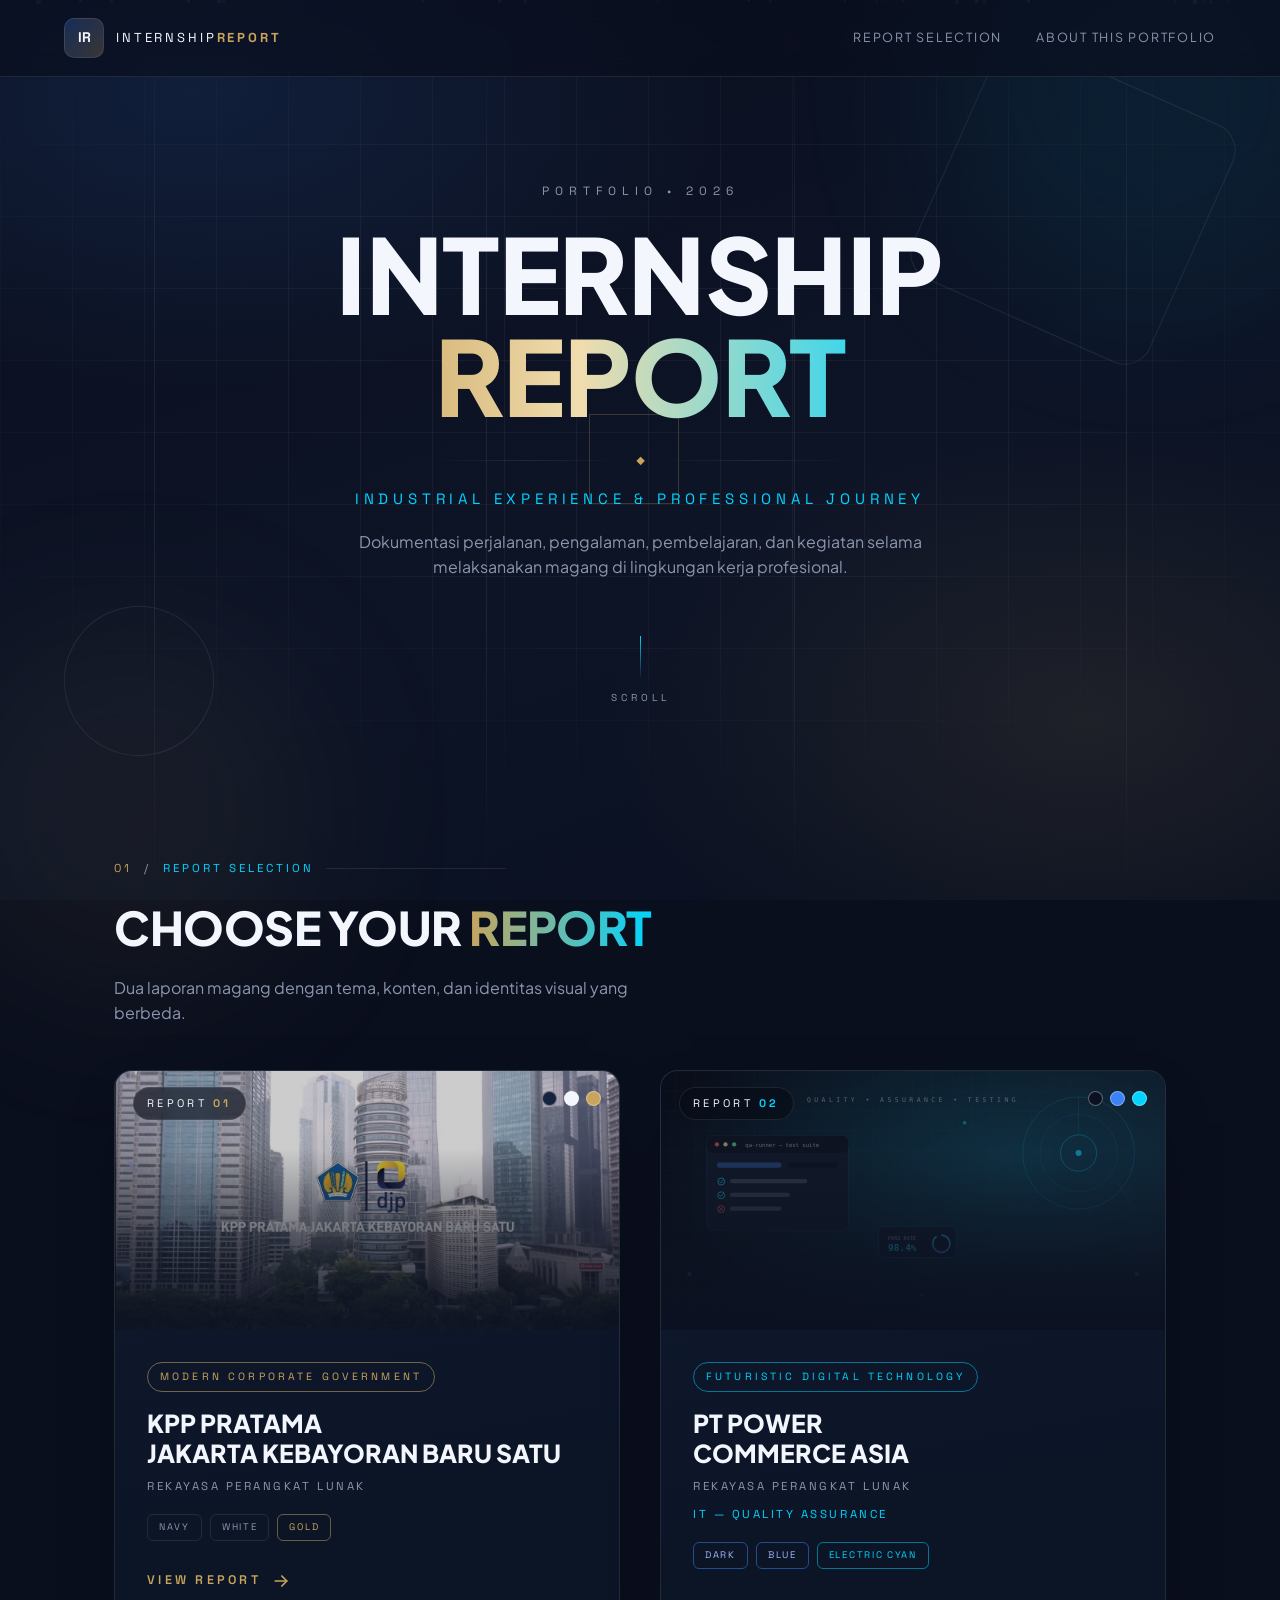
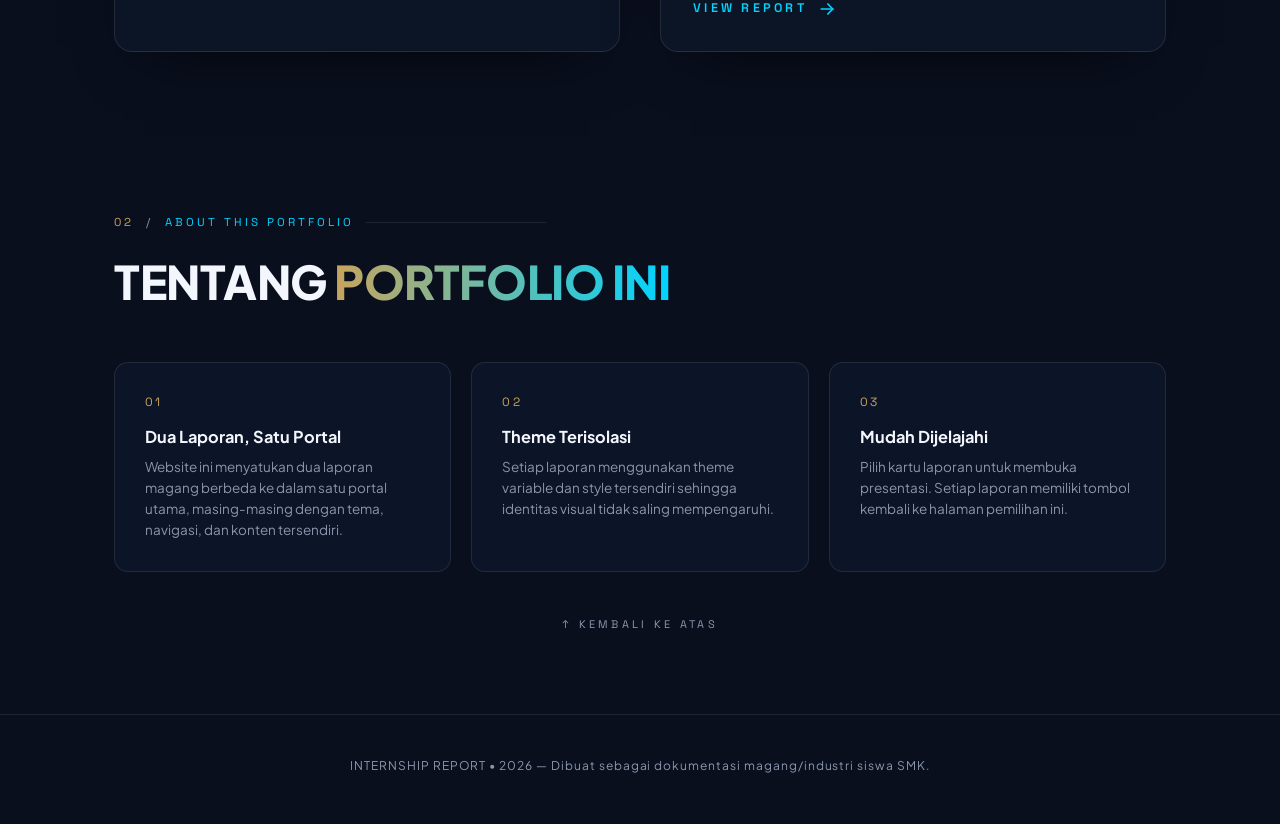
<file: index.html>
<!DOCTYPE html>
<html lang="id">

<head>
  <meta charset="UTF-8">
  <meta name="viewport" content="width=device-width, initial-scale=1.0">
  <title>INTERNSHIP REPORT — Industrial Experience &amp; Professional Journey</title>
  <meta name="description"
    content="Portal dokumentasi laporan magang/industri: KPP Pratama Jakarta Kebayoran Baru Satu & PT Power Commerce Asia.">
  <link rel="preconnect" href="https://fonts.googleapis.com">
  <link rel="preconnect" href="https://fonts.gstatic.com" crossorigin>
  <link
    href="https://fonts.googleapis.com/css2?family=Plus+Jakarta+Sans:wght@300;400;500;600;700;800&family=Space+Grotesk:wght@400;500;600;700&display=swap"
    rel="stylesheet">
  <link rel="stylesheet" href="css/portal.css">
</head>

<body class="portal-body">

  <!-- decorative background -->
  <div class="portal-bg" aria-hidden="true">
    <div class="pb-gradient"></div>
    <div class="pb-grid"></div>
    <div class="pb-lines">
      <span></span><span></span><span></span><span></span>
    </div>
    <div class="pb-shape pb-shape-1"></div>
    <div class="pb-shape pb-shape-2"></div>
    <div class="pb-shape pb-shape-3"></div>
    <div class="pb-glow pb-glow-1"></div>
    <div class="pb-glow pb-glow-2"></div>
    <div class="pb-particles" id="pbParticles"></div>
  </div>

  <!-- ================= TOP BAR ================= -->
  <header class="portal-nav">
    <div class="portal-brand">
      <span class="pb-mark">IR</span>
      <span class="pb-text">INTERNSHIP<b>REPORT</b></span>
    </div>
    <nav class="portal-links">
      <a href="#reports" class="pl-link">Report Selection</a>
      <a href="#about" class="pl-link">About This Portfolio</a>
    </nav>
  </header>

  <!-- ================= HERO ================= -->
  <main class="portal-main">

    <section class="portal-hero" id="top">
      <p class="ph-eyebrow" data-reveal>PORTFOLIO • 2026</p>
      <h1 class="ph-title" data-reveal>
        <span class="ph-line">INTERNSHIP</span>
        <span class="ph-line ph-gradient">REPORT</span>
      </h1>
      <div class="ph-divider" data-reveal><span></span><i>◆</i><span></span></div>
      <p class="ph-subtitle" data-reveal>INDUSTRIAL EXPERIENCE &amp; PROFESSIONAL JOURNEY</p>
      <p class="ph-desc" data-reveal>
        Dokumentasi perjalanan, pengalaman, pembelajaran, dan kegiatan selama melaksanakan magang di lingkungan kerja
        profesional.
      </p>
      <p class="ph-scroll" data-reveal aria-hidden="true"><span></span>SCROLL</p>
    </section>

    <!-- ================= REPORT SELECTION ================= -->
    <section class="portal-section" id="reports">
      <div class="ps-head" data-reveal>
        <p class="ps-sec-label"><span class="ps-num">01</span><span class="ps-slash">/</span><span
            class="ps-name">REPORT
            SELECTION</span><span class="ps-rule"></span></p>
        <h2 class="ps-title">CHOOSE YOUR <span class="ps-accent">REPORT</span></h2>
        <p class="ps-sub">Dua laporan magang dengan tema, konten, dan identitas visual yang berbeda.</p>
      </div>

      <div class="report-grid">

        <!-- CARD 1 — KPP -->
        <a class="report-card rc-kpp" href="kpp.html" data-reveal aria-label="Buka laporan KPP Pratama">
          <div class="rc-thumb">
            <img src="assets/img/gedung.jpg" alt="Gedung KPP Pratama Jakarta Kebayoran Baru Satu" loading="lazy"
              onerror="this.style.display='none'">
            <div class="rc-thumb-overlay"></div>
            <span class="rc-index">REPORT <b>01</b></span>
            <span class="rc-palette" aria-hidden="true"><i></i><i></i><i></i></span>
          </div>
          <div class="rc-body">
            <span class="rc-theme">MODERN CORPORATE GOVERNMENT</span>
            <h3 class="rc-name">KPP PRATAMA<br>JAKARTA KEBAYORAN BARU SATU</h3>
            <p class="rc-major">REKAYASA PERANGKAT LUNAK</p>
            <div class="rc-meta">
              <span class="rc-chip">NAVY</span>
              <span class="rc-chip">WHITE</span>
              <span class="rc-chip gold">GOLD</span>
            </div>
            <span class="rc-cta">VIEW REPORT
              <svg class="rc-arrow" viewBox="0 0 24 24" fill="none" stroke="currentColor" stroke-width="2"
                stroke-linecap="round" stroke-linejoin="round" aria-hidden="true">
                <path d="M5 12h14" />
                <path d="M13 6l6 6-6 6" />
              </svg>
            </span>
          </div>
        </a>

        <!-- CARD 2 — POWER COMMERCE ASIA -->
        <a class="report-card rc-pca" href="power-commerce.html" data-reveal
          aria-label="Buka laporan PT Power Commerce Asia">
          <div class="rc-thumb">
            <img src="assets/img/power-commerce-preview.svg" alt="Visual teknologi & software testing" loading="lazy"
              onerror="this.style.display='none'">
            <div class="rc-thumb-overlay pca"></div>
            <span class="rc-index">REPORT <b>02</b></span>
            <span class="rc-palette cyan" aria-hidden="true"><i></i><i></i><i></i></span>
          </div>
          <div class="rc-body">
            <span class="rc-theme pca">FUTURISTIC DIGITAL TECHNOLOGY</span>
            <h3 class="rc-name">PT POWER<br>COMMERCE ASIA</h3>
            <p class="rc-major">REKAYASA PERANGKAT LUNAK</p>
            <p class="rc-division">IT — QUALITY ASSURANCE</p>
            <div class="rc-meta">
              <span class="rc-chip pca">DARK</span>
              <span class="rc-chip pca">BLUE</span>
              <span class="rc-chip pca-c">ELECTRIC CYAN</span>
            </div>
            <span class="rc-cta pca">VIEW REPORT
              <svg class="rc-arrow" viewBox="0 0 24 24" fill="none" stroke="currentColor" stroke-width="2"
                stroke-linecap="round" stroke-linejoin="round" aria-hidden="true">
                <path d="M5 12h14" />
                <path d="M13 6l6 6-6 6" />
              </svg>
            </span>
          </div>
        </a>

      </div>
    </section>

    <!-- ================= ABOUT ================= -->
    <section class="portal-section portal-about" id="about">
      <div class="ps-head" data-reveal>
        <p class="ps-sec-label"><span class="ps-num">02</span><span class="ps-slash">/</span><span class="ps-name">ABOUT
            THIS PORTFOLIO</span><span class="ps-rule"></span></p>
        <h2 class="ps-title">TENTANG <span class="ps-accent">PORTFOLIO INI</span></h2>
      </div>
      <div class="about-grid">
        <div class="about-card" data-reveal>
          <span class="about-num">01</span>
          <h3>Dua Laporan, Satu Portal</h3>
          <p>Website ini menyatukan dua laporan magang berbeda ke dalam satu portal utama, masing-masing dengan tema,
            navigasi, dan konten tersendiri.</p>
        </div>
        <div class="about-card" data-reveal>
          <span class="about-num">02</span>
          <h3>Theme Terisolasi</h3>
          <p>Setiap laporan menggunakan theme variable dan style tersendiri sehingga identitas visual tidak saling
            mempengaruhi.</p>
        </div>
        <div class="about-card" data-reveal>
          <span class="about-num">03</span>
          <h3>Mudah Dijelajahi</h3>
          <p>Pilih kartu laporan untuk membuka presentasi. Setiap laporan memiliki tombol kembali ke halaman pemilihan
            ini.</p>
        </div>
      </div>
      <a class="back-top" href="#top">↑ KEMBALI KE ATAS</a>
    </section>

  </main>

  <footer class="portal-footer">
    <p>INTERNSHIP REPORT • 2026 — Dibuat sebagai dokumentasi magang/industri siswa SMK.</p>
  </footer>

  <script src="js/portal.js"></script>
</body>

</html>
</file>
<file: css/portal.css>
/* ============================================================
   PORTAL — INTERNSHIP REPORT (main landing page)
   Scope: .portal-body — tidak mempengaruhi css/style.css (KPP)
   ============================================================ */

.portal-body {
  --p-bg: #0a0f1e;
  --p-bg2: #0d1426;
  --p-card: #101a30;
  --p-line: rgba(255, 255, 255, 0.09);
  --p-gold: #c8a45d;
  --p-cyan: #00d4ff;
  --p-blue: #3b82f6;
  --p-white: #f3f6fc;
  --p-muted: #8b96ad;
  --p-font-head: 'Plus Jakarta Sans', sans-serif;
  --p-font-mono: 'Space Grotesk', monospace;
  margin: 0;
  background: var(--p-bg);
  color: var(--p-white);
  font-family: var(--p-font-head);
  overflow-x: hidden;
  line-height: 1.55;
}

.portal-body *,
.portal-body *::before,
.portal-body *::after { box-sizing: border-box; }

/* ---------------- BACKGROUND ---------------- */
.portal-bg { position: fixed; inset: 0; z-index: 0; pointer-events: none; }
.pb-gradient {
  position: absolute; inset: 0;
  background:
    radial-gradient(900px 500px at 15% 10%, rgba(59, 130, 246, 0.13), transparent 60%),
    radial-gradient(800px 500px at 85% 80%, rgba(200, 164, 93, 0.10), transparent 60%),
    linear-gradient(160deg, var(--p-bg) 0%, var(--p-bg2) 55%, #0a1020 100%);
}
.pb-grid {
  position: absolute; inset: 0; opacity: .5;
  background-image:
    linear-gradient(var(--p-line) 1px, transparent 1px),
    linear-gradient(90deg, var(--p-line) 1px, transparent 1px);
  background-size: 72px 72px;
  mask-image: radial-gradient(ellipse 90% 70% at 50% 40%, #000 30%, transparent 75%);
  -webkit-mask-image: radial-gradient(ellipse 90% 70% at 50% 40%, #000 30%, transparent 75%);
}
.pb-lines span {
  position: absolute; top: 0; bottom: 0; width: 1px;
  background: linear-gradient(180deg, transparent, rgba(255, 255, 255, 0.07) 30%, rgba(255, 255, 255, 0.07) 70%, transparent);
}
.pb-lines span:nth-child(1) { left: 12%; }
.pb-lines span:nth-child(2) { left: 38%; }
.pb-lines span:nth-child(3) { left: 62%; }
.pb-lines span:nth-child(4) { left: 88%; }
.pb-shape {
  position: absolute; border: 1px solid rgba(255, 255, 255, 0.08);
  animation: pb-drift 14s ease-in-out infinite alternate;
}
.pb-shape-1 { width: 260px; height: 260px; top: 8%; right: 6%; transform: rotate(24deg); border-radius: 28px; }
.pb-shape-2 { width: 150px; height: 150px; bottom: 16%; left: 5%; transform: rotate(-14deg); border-radius: 50%; animation-duration: 18s; }
.pb-shape-3 { width: 90px; height: 90px; top: 46%; left: 46%; border-color: rgba(200, 164, 93, 0.25); animation-duration: 11s; }
@keyframes pb-drift {
  from { translate: 0 0; rotate: 0deg; }
  to { translate: 0 -26px; rotate: 8deg; }
}
.pb-glow { position: absolute; border-radius: 50%; filter: blur(90px); opacity: .5; }
.pb-glow-1 { width: 420px; height: 420px; top: -120px; right: -80px; background: rgba(0, 212, 255, 0.14); }
.pb-glow-2 { width: 380px; height: 380px; bottom: -100px; left: -60px; background: rgba(200, 164, 93, 0.13); }
.pb-particles { position: absolute; inset: 0; }
.pb-particle {
  position: absolute; border-radius: 50%;
  background: rgba(255, 255, 255, 0.55);
  animation: pb-float linear infinite;
}
@keyframes pb-float {
  from { transform: translateY(10vh) translateX(0); opacity: 0; }
  10% { opacity: .7; }
  90% { opacity: .5; }
  to { transform: translateY(-110vh) translateX(30px); opacity: 0; }
}

/* ---------------- NAV ---------------- */
.portal-nav {
  position: sticky; top: 0; z-index: 10;
  display: flex; align-items: center; justify-content: space-between;
  padding: 18px clamp(20px, 5vw, 64px);
  backdrop-filter: blur(12px);
  background: rgba(10, 15, 30, 0.65);
  border-bottom: 1px solid var(--p-line);
}
.portal-brand { display: flex; align-items: center; gap: 12px; }
.pb-mark {
  display: grid; place-items: center; width: 40px; height: 40px;
  border-radius: 10px; font-family: var(--p-font-mono); font-weight: 700; font-size: 14px;
  background: linear-gradient(135deg, rgba(59, 130, 246, 0.25), rgba(200, 164, 93, 0.25));
  border: 1px solid var(--p-line); color: var(--p-white);
}
.pb-text { font-family: var(--p-font-mono); letter-spacing: .22em; font-size: 13px; }
.pb-text b { color: var(--p-gold); }
.portal-links { display: flex; gap: clamp(16px, 3vw, 34px); }
.pl-link {
  color: var(--p-muted); text-decoration: none; font-size: 12.5px;
  letter-spacing: .14em; text-transform: uppercase; transition: color .25s;
}
.pl-link:hover { color: var(--p-white); }

/* ---------------- HERO ---------------- */
.portal-main { position: relative; z-index: 1; }
.portal-hero {
  min-height: 78vh; display: flex; flex-direction: column;
  justify-content: center; align-items: center; text-align: center;
  padding: clamp(48px, 9vh, 110px) clamp(20px, 5vw, 64px) 40px;
}
.ph-eyebrow {
  font-family: var(--p-font-mono); font-size: 12px; letter-spacing: .5em;
  color: var(--p-muted); margin: 0 0 22px;
}
.ph-title { margin: 0; font-weight: 800; line-height: .98; letter-spacing: -.02em; }
.ph-line { display: block; font-size: clamp(2.8rem, 9vw, 6.5rem); }
.ph-gradient {
  background: linear-gradient(90deg, var(--p-gold), #f0dcae 40%, var(--p-cyan));
  -webkit-background-clip: text; background-clip: text; color: transparent;
}
.ph-divider { display: flex; align-items: center; gap: 14px; margin: 26px 0 18px; width: min(420px, 70%); }
.ph-divider span { flex: 1; height: 1px; background: linear-gradient(90deg, transparent, var(--p-line), transparent); }
.ph-divider i { color: var(--p-gold); font-style: normal; font-size: 11px; }
.ph-subtitle {
  margin: 0; font-family: var(--p-font-mono); letter-spacing: .32em; font-size: clamp(11px, 1.6vw, 15px);
  color: var(--p-cyan);
}
.ph-desc { margin: 20px 0 0; max-width: 620px; color: var(--p-muted); font-size: clamp(14px, 1.8vw, 16px); }
.ph-scroll {
  margin-top: 56px; font-family: var(--p-font-mono); font-size: 10px;
  letter-spacing: .4em; color: var(--p-muted); display: flex; flex-direction: column; align-items: center; gap: 10px;
}
.ph-scroll span { width: 1px; height: 44px; background: linear-gradient(180deg, var(--p-cyan), transparent); animation: pb-pulse 2.2s ease-in-out infinite; }
@keyframes pb-pulse { 0%, 100% { opacity: .3; } 50% { opacity: 1; } }

/* ---------------- SECTIONS ---------------- */
.portal-section {
  max-width: 1180px; margin: 0 auto;
  padding: clamp(56px, 9vh, 110px) clamp(20px, 5vw, 64px);
}
.ps-head { margin-bottom: clamp(36px, 5vh, 60px); }
.ps-sec-label {
  display: flex; align-items: center; gap: 12px;
  font-family: var(--p-font-mono); font-size: 11.5px; letter-spacing: .26em; color: var(--p-muted); margin: 0 0 14px;
}
.ps-num { color: var(--p-gold); }
.ps-name { color: var(--p-cyan); }
.ps-rule { flex: 1; max-width: 180px; height: 1px; background: var(--p-line); }
.ps-title { margin: 0; font-size: clamp(1.7rem, 4.4vw, 2.9rem); font-weight: 800; letter-spacing: -.01em; }
.ps-accent {
  background: linear-gradient(90deg, var(--p-gold), var(--p-cyan));
  -webkit-background-clip: text; background-clip: text; color: transparent;
}
.ps-sub { margin: 12px 0 0; color: var(--p-muted); max-width: 560px; }

/* ---------------- REPORT CARDS ---------------- */
.report-grid {
  display: grid; grid-template-columns: repeat(2, 1fr);
  gap: clamp(22px, 3.4vw, 40px);
}
.report-card {
  position: relative; display: flex; flex-direction: column;
  border-radius: 18px; overflow: hidden; text-decoration: none; color: inherit;
  background: linear-gradient(170deg, var(--p-card), #0c1526 75%);
  border: 1px solid var(--p-line);
  box-shadow: 0 24px 60px -30px rgba(0, 0, 0, 0.8);
  transition: transform .35s cubic-bezier(.22, .8, .3, 1), border-color .35s, box-shadow .35s, background .35s;
  transform-style: preserve-3d;
}
.report-card::before {
  content: ""; position: absolute; inset: 0; opacity: 0; transition: opacity .4s; pointer-events: none;
  background: radial-gradient(500px 260px at 50% 0%, var(--rc-glow), transparent 70%);
}
.report-card:hover {
  transform: translateY(-8px);
  border-color: var(--rc-border);
  box-shadow: 0 34px 70px -26px var(--rc-shadow), 0 0 0 1px var(--rc-border);
  background: linear-gradient(170deg, var(--rc-card-hover), #0c1526 80%);
}
.report-card:hover::before { opacity: 1; }
.rc-kpp { --rc-glow: rgba(200, 164, 93, .16); --rc-border: rgba(200, 164, 93, .55); --rc-shadow: rgba(0, 0, 0, .85); --rc-card-hover: #17233d; --rc-accent: var(--p-gold); }
.rc-pca { --rc-glow: rgba(0, 212, 255, .16); --rc-border: rgba(0, 212, 255, .5); --rc-shadow: rgba(0, 110, 190, .35); --rc-card-hover: #102033; --rc-accent: var(--p-cyan); }

.rc-thumb { position: relative; aspect-ratio: 16 / 8.2; overflow: hidden; }
.rc-thumb img {
  width: 100%; height: 100%; object-fit: cover; display: block;
  transition: transform 1.1s cubic-bezier(.2, .7, .3, 1), filter .5s;
  filter: saturate(.85) brightness(.8);
}
.report-card:hover .rc-thumb img { transform: scale(1.07); filter: saturate(1) brightness(.95); }
.rc-thumb-overlay { position: absolute; inset: 0; background: linear-gradient(180deg, rgba(10, 15, 30, 0) 30%, rgba(12, 18, 34, .92) 96%); }
.rc-thumb-overlay.pca { background: linear-gradient(180deg, rgba(11, 17, 32, 0) 30%, rgba(11, 17, 32, .94) 96%), rgba(11, 17, 32, .28); }
.rc-index {
  position: absolute; top: 16px; left: 18px;
  font-family: var(--p-font-mono); font-size: 11px; letter-spacing: .3em;
  background: rgba(8, 12, 24, .62); border: 1px solid var(--p-line);
  padding: 7px 13px; border-radius: 999px; backdrop-filter: blur(6px);
}
.rc-index b { color: var(--rc-accent); }
.rc-palette { position: absolute; top: 20px; right: 18px; display: flex; gap: 7px; }
.rc-palette i { width: 15px; height: 15px; border-radius: 50%; border: 1px solid rgba(255, 255, 255, .35); }
.rc-kpp .rc-palette i:nth-child(1) { background: #16233f; }
.rc-kpp .rc-palette i:nth-child(2) { background: #f3f6fc; }
.rc-kpp .rc-palette i:nth-child(3) { background: #c8a45d; }
.rc-pca .rc-palette i:nth-child(1) { background: #0b1120; }
.rc-pca .rc-palette i:nth-child(2) { background: #3b82f6; }
.rc-pca .rc-palette i:nth-child(3) { background: #00d4ff; }

.rc-body { padding: clamp(22px, 3vw, 32px); display: flex; flex-direction: column; gap: 10px; }
.rc-theme {
  font-family: var(--p-font-mono); font-size: 10.5px; letter-spacing: .3em;
  color: var(--rc-accent); border: 1px solid var(--rc-border);
  align-self: flex-start; padding: 6px 12px; border-radius: 999px;
}
.rc-name { margin: 6px 0 0; font-size: clamp(1.2rem, 2.4vw, 1.55rem); font-weight: 800; line-height: 1.22; }
.rc-major, .rc-division {
  margin: 0; font-family: var(--p-font-mono); font-size: 11.5px;
  letter-spacing: .22em; color: var(--p-muted);
}
.rc-division { color: var(--p-cyan); }
.rc-meta { display: flex; gap: 8px; margin-top: 8px; flex-wrap: wrap; }
.rc-chip {
  font-family: var(--p-font-mono); font-size: 9.5px; letter-spacing: .18em;
  padding: 5px 11px; border-radius: 6px;
  border: 1px solid var(--p-line); color: var(--p-muted);
}
.rc-chip.gold { border-color: rgba(200, 164, 93, .5); color: var(--p-gold); }
.rc-chip.pca { border-color: rgba(59, 130, 246, .5); color: #9db9f5; }
.rc-chip.pca-c { border-color: rgba(0, 212, 255, .5); color: var(--p-cyan); }
.rc-cta {
  margin-top: auto; padding-top: 20px;
  display: inline-flex; align-items: center; gap: 10px;
  font-family: var(--p-font-mono); font-weight: 600; font-size: 12.5px; letter-spacing: .26em;
  color: var(--rc-accent);
}
.rc-arrow { width: 20px; height: 20px; transition: transform .35s cubic-bezier(.22, .8, .3, 1); }
.report-card:hover .rc-arrow { transform: translateX(8px); }

/* ---------------- ABOUT ---------------- */
.about-grid { display: grid; grid-template-columns: repeat(3, 1fr); gap: 20px; }
.about-card {
  border: 1px solid var(--p-line); border-radius: 14px;
  padding: clamp(20px, 3vw, 30px);
  background: rgba(16, 26, 48, .55);
  transition: transform .3s, border-color .3s;
}
.about-card:hover { transform: translateY(-5px); border-color: rgba(0, 212, 255, .45); }
.about-num {
  font-family: var(--p-font-mono); font-size: 12px; color: var(--p-gold);
  display: block; margin-bottom: 12px; letter-spacing: .2em;
}
.about-card h3 { margin: 0 0 8px; font-size: 1.02rem; }
.about-card p { margin: 0; color: var(--p-muted); font-size: 13.5px; }
.back-top {
  display: block; margin-top: 44px; text-align: center;
  font-family: var(--p-font-mono); font-size: 11px; letter-spacing: .3em;
  color: var(--p-muted); text-decoration: none; transition: color .25s;
}
.back-top:hover { color: var(--p-white); }

.portal-footer {
  position: relative; z-index: 1; text-align: center;
  padding: 30px 20px 36px; border-top: 1px solid var(--p-line);
  color: var(--p-muted); font-size: 12px; letter-spacing: .08em;
}

/* ---------------- REVEAL ANIMATION ---------------- */
.portal-body [data-reveal] {
  opacity: 0; transform: translateY(26px);
  transition: opacity .7s ease, transform .7s cubic-bezier(.22, .8, .3, 1);
}
.portal-body [data-reveal].revealed { opacity: 1; transform: none; }

/* ---------------- RESPONSIVE ---------------- */
@media (max-width: 860px) {
  .report-grid { grid-template-columns: 1fr; }
  .about-grid { grid-template-columns: 1fr; }
  .portal-links { display: none; }
  .pb-shape-3 { display: none; }
}
@media (prefers-reduced-motion: reduce) {
  .pb-shape, .pb-particle, .ph-scroll span { animation: none; }
  .portal-body [data-reveal] { transition: none; opacity: 1; transform: none; }
}
</file>
